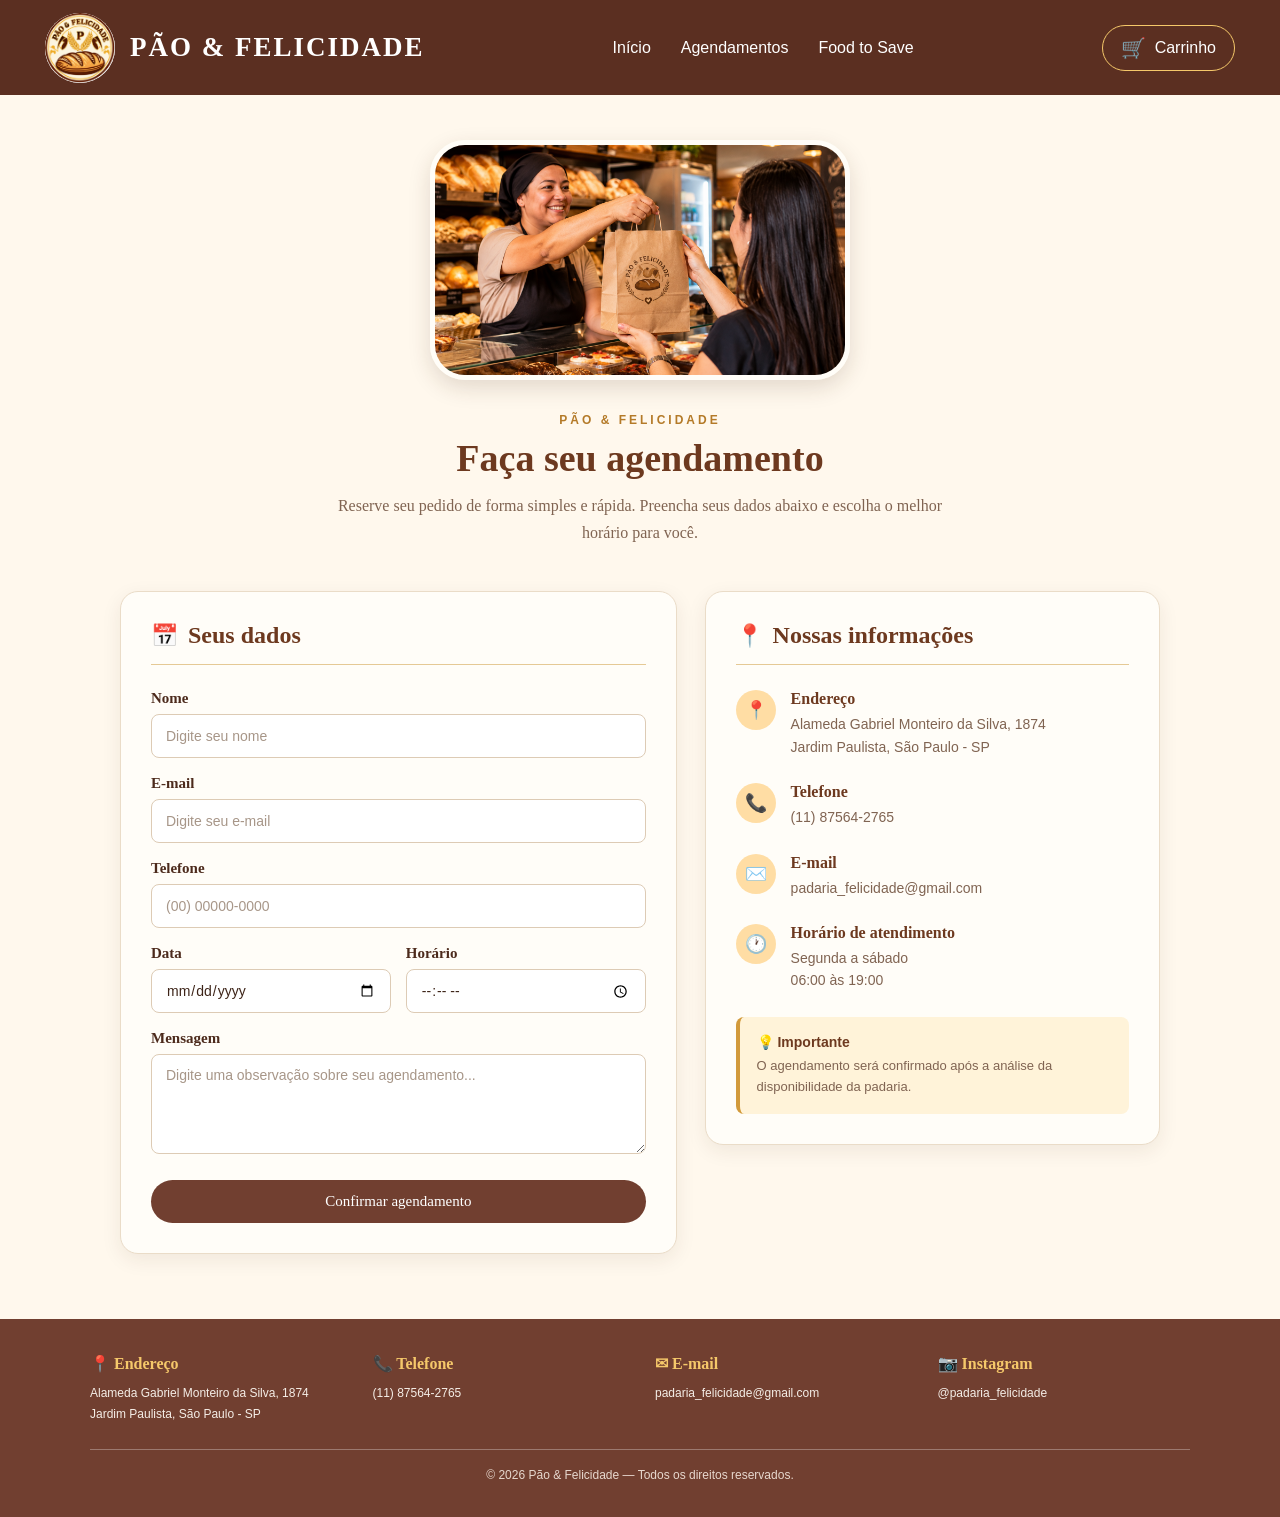
<file: Agendamentos.html>
<!DOCTYPE html>
<html lang="pt-BR">

<head>
    <meta charset="UTF-8">
    <meta name="viewport" content="width=device-width, initial-scale=1.0">

    <title>Pão & Felicidade</title>
    <link rel="stylesheet" href="css/Style_Agendamentos.css">

</head>


<body>


    <header>

        <div class="header-container">

            <!-- LOGO -->
            <div class="logo-area">

                <!--
                    COLOQUE SUA LOGO AQUI:

                    img/logo.png
                -->

                <img
                    src="img/Logo (2).png"
                    alt="Logo Pão & Felicidade"
                    class="logo"
                >

                <div class="logo-text">
                    PÃO & FELICIDADE
                </div>

            </div>


            <!-- MENU -->

            <nav>

                <a href="index.html">
                    Início
                </a>

                <a href="Agendamentos.html">
                    Agendamentos
                </a>

                <a href="Food_to_Save.html">
                    Food to Save
                </a>

            </nav>


            <!-- CARRINHO -->

            <a href="Carrinho.html" class="cart-button">

                <span class="cart-icon">
                    🛒
                </span>

                <span>
                    Carrinho
                </span>

            </a>

        </div>

    </header>



    <!-- =====================================================
         CONTEÚDO PRINCIPAL
    ====================================================== -->

    <main>


        <!-- =================================================
             IMAGEM PRINCIPAL
        ================================================== -->

        <section class="hero-agendamento">

            <div class="hero-image">

                <img
                    src="img/Cliente_sendo_atendido.png"
                    alt="Atendente entregando uma sacola para cliente"
                >

            </div>

        </section>



        <!-- =================================================
             TÍTULO
        ================================================== -->

        <section class="intro">

            <span class="intro-small">
                PÃO & FELICIDADE
            </span>

            <h1>
                Faça seu agendamento
            </h1>

            <p>
                Reserve seu pedido de forma simples e rápida.
                Preencha seus dados abaixo e escolha o melhor
                horário para você.
            </p>

        </section>



        <!-- =================================================
             ÁREA DE AGENDAMENTO
        ================================================== -->

        <section class="booking-section">


            <!-- =================================================
                 FORMULÁRIO
            ================================================== -->

            <div class="form-card">

                <div class="card-title">

                    <span>📅</span>

                    <h2>
                        Seus dados
                    </h2>

                </div>


                <form>


                    <!-- NOME -->

                    <div class="form-group">

                        <label for="nome">
                            Nome
                        </label>

                        <input
                            type="text"
                            id="nome"
                            name="nome"
                            placeholder="Digite seu nome"
                            required
                        >

                    </div>


                    <!-- E-MAIL -->

                    <div class="form-group">

                        <label for="email">
                            E-mail
                        </label>

                        <input
                            type="email"
                            id="email"
                            name="email"
                            placeholder="Digite seu e-mail"
                            required
                        >

                    </div>


                    <!-- TELEFONE -->

                    <div class="form-group">

                        <label for="telefone">
                            Telefone
                        </label>

                        <input
                            type="tel"
                            id="telefone"
                            name="telefone"
                            placeholder="(00) 00000-0000"
                            required
                        >

                    </div>


                    <!-- DATA -->

                    <div class="form-row">


                        <div class="form-group">

                            <label for="data">
                                Data
                            </label>

                            <input
                                type="date"
                                id="data"
                                name="data"
                                required
                            >

                        </div>


                        <!-- HORÁRIO -->

                        <div class="form-group">

                            <label for="horario">
                                Horário
                            </label>

                            <input
                                type="time"
                                id="horario"
                                name="horario"
                                required
                            >

                        </div>

                    </div>


                    <!-- MENSAGEM -->

                    <div class="form-group">

                        <label for="mensagem">
                            Mensagem
                        </label>

                        <textarea
                            id="mensagem"
                            name="mensagem"
                            placeholder="Digite uma observação sobre seu agendamento..."
                            rows="4"
                        ></textarea>

                    </div>


                    <!-- BOTÃO -->

                    <button
                        type="submit"
                        class="booking-button"
                    >
                        Confirmar agendamento
                    </button>

                </form>

            </div>



            <!-- =================================================
                 INFORMAÇÕES
            ================================================== -->

            <aside class="info-card">


                <div class="card-title">

                    <span>📍</span>

                    <h2>
                        Nossas informações
                    </h2>

                </div>


                <!-- ENDEREÇO -->

                <div class="info-item">

                    <div class="info-icon">
                        📍
                    </div>

                    <div>

                        <h3>
                            Endereço
                        </h3>

                        <p>
                            Alameda Gabriel Monteiro da Silva, 1874
                            <br>
                            Jardim Paulista, São Paulo - SP
                        </p>

                    </div>

                </div>


                <!-- TELEFONE -->

                <div class="info-item">

                    <div class="info-icon">
                        📞
                    </div>

                    <div>

                        <h3>
                            Telefone
                        </h3>

                        <p>
                            (11) 87564-2765
                        </p>

                    </div>

                </div>


                <!-- E-MAIL -->

                <div class="info-item">

                    <div class="info-icon">
                        ✉️
                    </div>

                    <div>

                        <h3>
                            E-mail
                        </h3>

                        <p>
                            padaria_felicidade@gmail.com
                        </p>

                    </div>

                </div>


                <!-- HORÁRIO -->

                <div class="info-item">

                    <div class="info-icon">
                        🕐
                    </div>

                    <div>

                        <h3>
                            Horário de atendimento
                        </h3>

                        <p>
                            Segunda a sábado
                            <br>
                            06:00 às 19:00
                        </p>

                    </div>

                </div>


                <!-- AVISO -->

                <div class="info-notice">

                    <strong>
                        💡 Importante
                    </strong>

                    <p>
                        O agendamento será confirmado após
                        a análise da disponibilidade da padaria.
                    </p>

                </div>

            </aside>

        </section>

    </main>



    <!-- =====================================================
         RODAPÉ
    ====================================================== -->

    <footer id="contato">

        <div class="footer-container">


            <div class="footer-column">

                <h3>
                    📍 Endereço
                </h3>

                <p>
                    Alameda Gabriel Monteiro da Silva, 1874
                    <br>
                    Jardim Paulista, São Paulo - SP
                </p>

            </div>


            <div class="footer-column">

                <h3>
                    📞 Telefone
                </h3>

                <p>
                    (11) 87564-2765
                </p>

            </div>


            <div class="footer-column">

                <h3>
                    ✉ E-mail
                </h3>

                <p>
                    padaria_felicidade@gmail.com
                </p>

            </div>


            <div class="footer-column">

                <h3>
                    📷 Instagram
                </h3>

                <p>
                    @padaria_felicidade
                </p>

            </div>

        </div>


        <div class="copyright">

            © 2026 Pão & Felicidade — Todos os direitos reservados.

        </div>

    </footer>


</body>

</html>
</file>
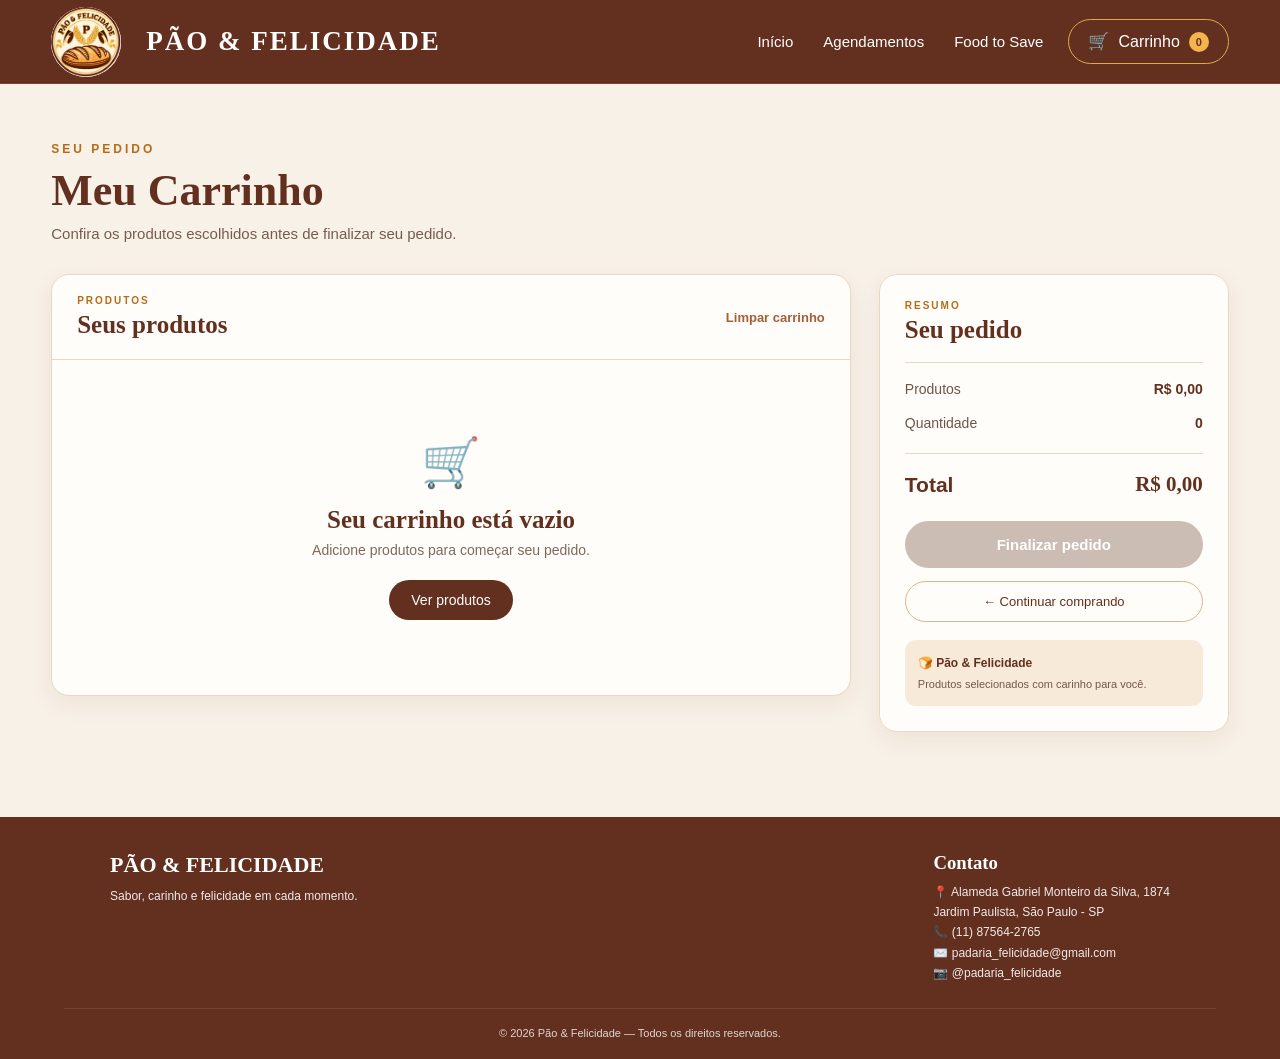
<file: Carrinho.html>
<!DOCTYPE html>
<html lang="pt-BR">

<head>
    <meta charset="UTF-8">
    <meta name="viewport" content="width=device-width, initial-scale=1.0">

    <meta name="description"
        content="Carrinho de compras da Padaria Pão & Felicidade.">

    <title>Carrinho | Pão & Felicidade</title>

    <!-- CSS DO CARRINHO -->
    <link rel="stylesheet" href="css/Style_carrinho.css">
</head>

<body>

    <!-- =====================================================
         CABEÇALHO
    ====================================================== -->

    <header class="header">

        <div class="header-container">

            <!-- LOGO -->
            

                <img
                    src="img/Logo (2).png"
                    alt="Logo Pão & Felicidade"
                    class="logo"
                >

                <span class="logo-text">
                    PÃO & FELICIDADE
                </span>

            </a>


            <!-- MENU -->
            <nav class="menu">

                <a href="index.html">
                    Início
                </a>

                <a href="Agendamentos.html">
                    Agendamentos
                </a>

                <a href="Food_to_Save.html">
                    Food to Save
                </a>

            </nav>


            <!-- CARRINHO -->
            <a href="Carrinho.html" class="cart-button">

                <span class="cart-icon">
                    🛒
                </span>

                <span>
                    Carrinho
                </span>

                <span id="cartCount" class="cart-count">
                    0
                </span>

            </a>

        </div>

    </header>


    <!-- =====================================================
         CONTEÚDO PRINCIPAL
    ====================================================== -->

    <main class="main">

        <!-- TÍTULO -->
        <section class="page-title">

            <span class="page-label">
                SEU PEDIDO
            </span>

            <h1>
                Meu Carrinho
            </h1>

            <p>
                Confira os produtos escolhidos antes de finalizar seu pedido.
            </p>

        </section>


        <!-- =================================================
             ÁREA DO CARRINHO
        ================================================== -->

        <section class="cart-layout">


            <!-- LISTA DE PRODUTOS -->
            <div class="cart-container">

                <div class="cart-header">

                    <div>
                        <span class="small-title">
                            PRODUTOS
                        </span>

                        <h2>
                            Seus produtos
                        </h2>
                    </div>

                    <button
                        type="button"
                        id="clearCart"
                        class="clear-button"
                    >
                        Limpar carrinho
                    </button>

                </div>


                <!-- PRODUTOS SERÃO INSERIDOS PELO JAVASCRIPT -->
                <div id="cartItems" class="cart-items"></div>

            </div>


            <!-- =================================================
                 RESUMO DO PEDIDO
            ================================================== -->

            <aside class="summary">

                <div class="summary-header">

                    <span class="small-title">
                        RESUMO
                    </span>

                    <h2>
                        Seu pedido
                    </h2>

                </div>


                <div class="summary-line">

                    <span>
                        Produtos
                    </span>

                    <strong id="subtotal">
                        R$ 0,00
                    </strong>

                </div>


                <div class="summary-line">

                    <span>
                        Quantidade
                    </span>

                    <strong id="totalQuantity">
                        0
                    </strong>

                </div>


                <div class="divider"></div>


                <div class="total-line">

                    <span>
                        Total
                    </span>

                    <strong id="total">
                        R$ 0,00
                    </strong>

                </div>


                <button
                    type="button"
                    id="checkoutButton"
                    class="checkout-button"
                    disabled
                >
                    Finalizar pedido
                </button>


                <a
                    href="Food_to_Save.html"
                    class="continue-button"
                >
                    ← Continuar comprando
                </a>


                <div class="delivery-info">

                    <strong>
                        🍞 Pão & Felicidade
                    </strong>

                    <p>
                        Produtos selecionados com carinho
                        para você.
                    </p>

                </div>

            </aside>

        </section>

    </main>


    <!-- =====================================================
         RODAPÉ
    ====================================================== -->

    <footer class="footer">

        <div class="footer-content">

            <div class="footer-brand">

                <h2>
                    PÃO & FELICIDADE
                </h2>

                <p>
                    Sabor, carinho e felicidade em cada momento.
                </p>

            </div>


            <div class="footer-info">

                <h3>
                    Contato
                </h3>

                <p>
                    📍 Alameda Gabriel Monteiro da Silva, 1874
                </p>

                <p>
                    Jardim Paulista, São Paulo - SP
                </p>

                <p>
                    📞 (11) 87564-2765
                </p>

                <p>
                    ✉️ padaria_felicidade@gmail.com
                </p>

                <p>
                    📷 @padaria_felicidade
                </p>

            </div>

        </div>


        <div class="copyright">

            © 2026 Pão & Felicidade —
            Todos os direitos reservados.

        </div>

    </footer>


    <!-- JAVASCRIPT -->
    <script src="js/carrinho.js"></script>

</body>

</html>
</file>
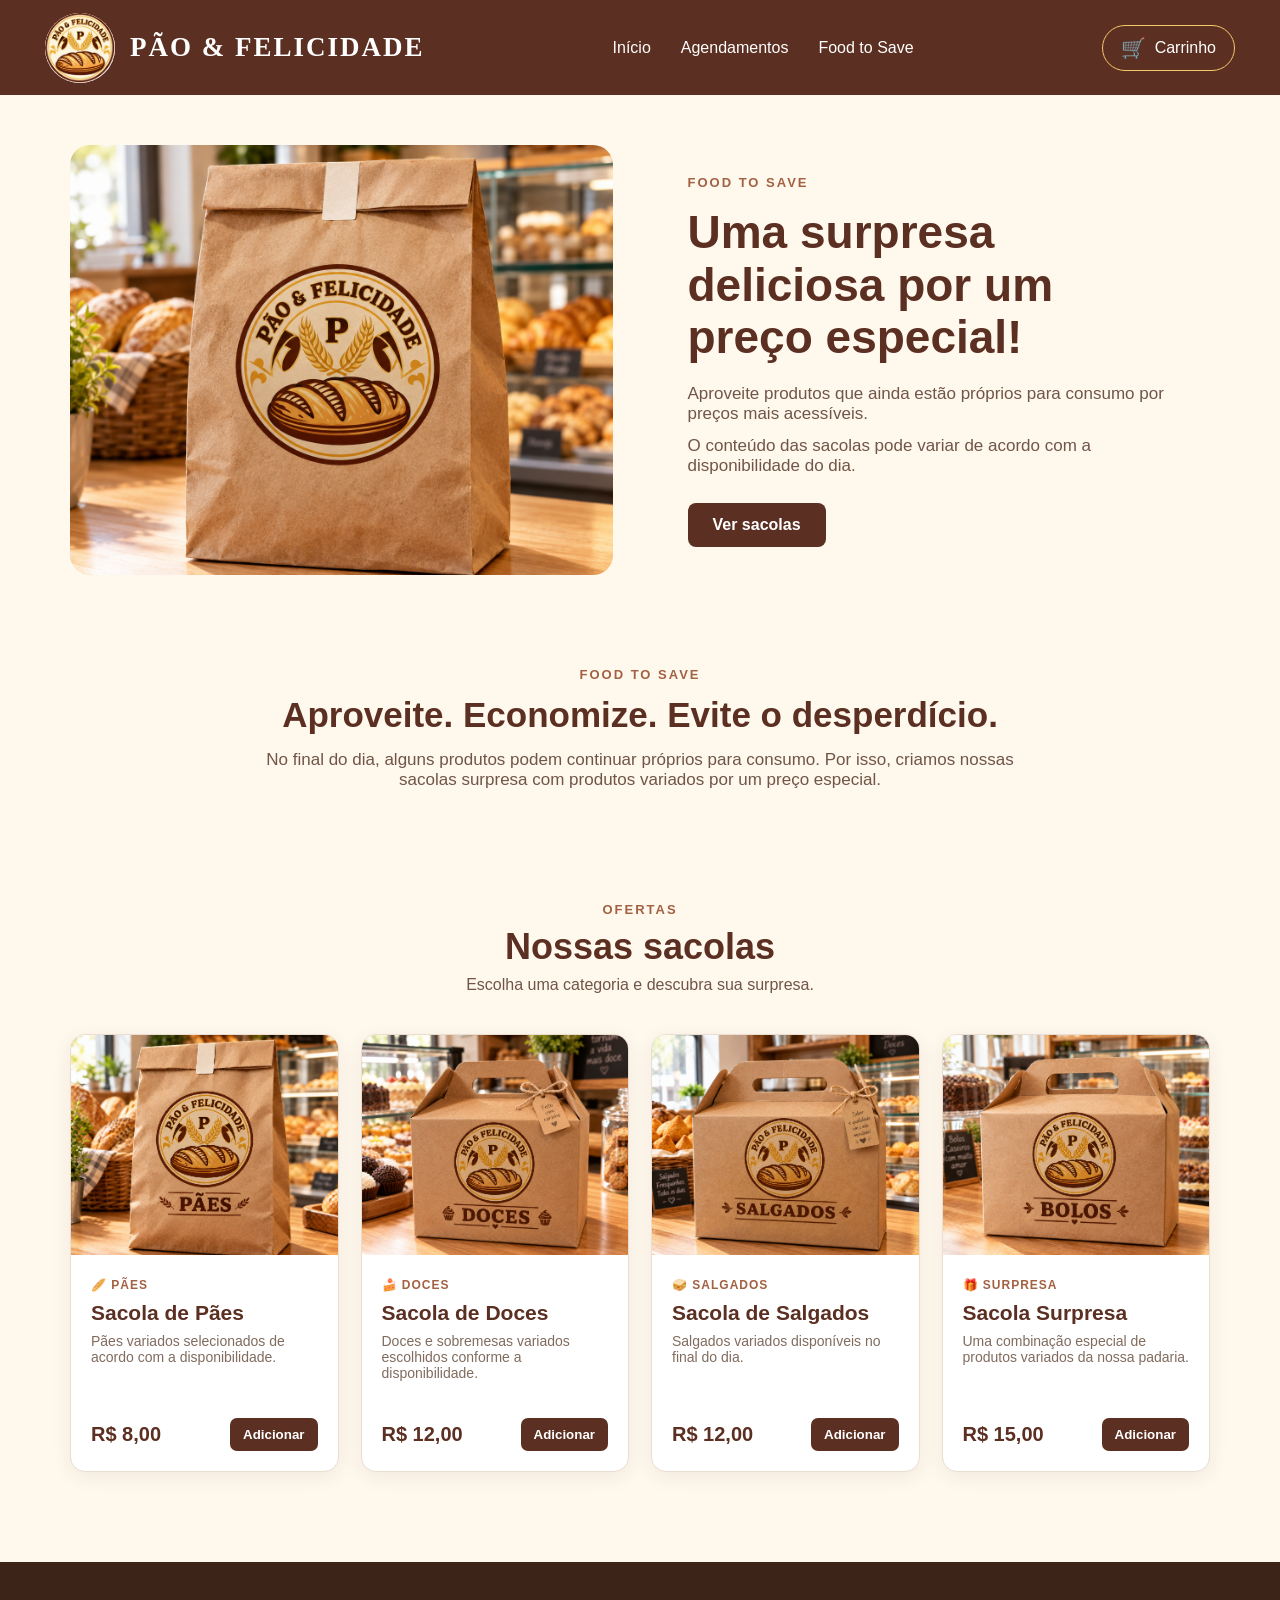
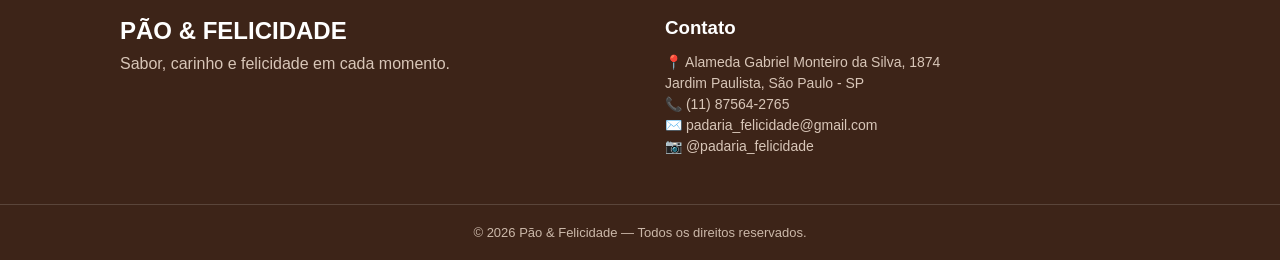
<file: Food_to_Save.html>
<!DOCTYPE html>
<html lang="pt-BR">

<head>
    <meta charset="UTF-8">
    <meta name="viewport" content="width=device-width, initial-scale=1.0">

    <title>Pão & Felicidade</title>
    <link rel="stylesheet" href="css/Style_Food_to_Save.css">

</head>


<body>


    <header>

        <div class="header-container">

            <!-- LOGO -->
            <div class="logo-area">

                <!--
                    COLOQUE SUA LOGO AQUI:

                    img/logo.png
                -->

                <img
                    src="img/Logo (2).png"
                    alt="Logo Pão & Felicidade"
                    class="logo"
                >

                <div class="logo-text">
                    PÃO & FELICIDADE
                </div>

            </div>


            <!-- MENU -->

            <nav>

                <a href="index.html">
                    Início
                </a>

                <a href="Agendamentos.html">
                    Agendamentos
                </a>

                <a href="Food_to_Save.html">
                    Food to Save
                </a>

            </nav>


            <!-- CARRINHO -->

            <a href="Carrinho.html" class="cart-button">

                <span class="cart-icon">
                    🛒
                </span>

                <span>
                    Carrinho
                </span>

            </a>

        </div>

    </header>



    <!-- =========================
         BANNER PRINCIPAL
    ========================== -->

    <main>

        <section class="food-hero">

            <!--
                COLOQUE A IMAGEM PRINCIPAL AQUI

                Exemplo:
                img/food-to-save.png
            -->

            <div class="hero-image">

                <img
                    src="img/Sacola_de_Food_to_Save.png"
                    alt="Sacola surpresa Food to Save"
                >

            </div>


            <div class="hero-text">

                <span class="tag">
                    FOOD TO SAVE
                </span>

                <h2>
                    Uma surpresa deliciosa
                    por um preço especial!
                </h2>

                <p>
                    Aproveite produtos que ainda estão próprios
                    para consumo por preços mais acessíveis.
                </p>

                <p>
                    O conteúdo das sacolas pode variar de acordo
                    com a disponibilidade do dia.
                </p>

                <a href="#sacolas" class="button">
                    Ver sacolas
                </a>

            </div>

        </section>



        <!-- =========================
             INTRODUÇÃO
        ========================== -->

        <section class="intro">

            <span class="section-tag">
                FOOD TO SAVE
            </span>

            <h2>
                Aproveite. Economize. Evite o desperdício.
            </h2>

            <p>
                No final do dia, alguns produtos podem continuar
                próprios para consumo. Por isso, criamos nossas
                sacolas surpresa com produtos variados por um
                preço especial.
            </p>

        </section>



        <!-- =========================
             SACOLAS
        ========================== -->

        <section class="sacolas" id="sacolas">

            <div class="section-title">

                <span>
                    OFERTAS
                </span>

                <h2>
                    Nossas sacolas
                </h2>

                <p>
                    Escolha uma categoria e descubra sua surpresa.
                </p>

            </div>



            <div class="sacolas-grid">


                <!-- SACOLA 1 -->

                <article class="sacola-card">

                    <div class="sacola-image">

                        <!-- COLOQUE SUA IMAGEM AQUI -->

                        <img
                            src="img/Sacola_de_Pães.png"
                            alt="Sacola de pães"
                        >

                    </div>

                    <div class="sacola-content">

                        <span class="category">
                            🥖 PÃES
                        </span>

                        <h3>
                            Sacola de Pães
                        </h3>

                        <p>
                            Pães variados selecionados
                            de acordo com a disponibilidade.
                        </p>

                        <div class="card-bottom">

                            <strong>
                                R$ 8,00
                            </strong>

                            <button>
                                Adicionar
                            </button>

                        </div>

                    </div>

                </article>



                <!-- SACOLA 2 -->

                <article class="sacola-card">

                    <div class="sacola-image">

                        <!-- COLOQUE SUA IMAGEM AQUI -->

                        <img
                            src="img/Sacola_de_doces.png"
                            alt="Sacola de doces"
                        >

                    </div>

                    <div class="sacola-content">

                        <span class="category">
                            🍰 DOCES
                        </span>

                        <h3>
                            Sacola de Doces
                        </h3>

                        <p>
                            Doces e sobremesas variados
                            escolhidos conforme a disponibilidade.
                        </p>

                        <div class="card-bottom">

                            <strong>
                                R$ 12,00
                            </strong>

                            <button>
                                Adicionar
                            </button>

                        </div>

                    </div>

                </article>



                <!-- SACOLA 3 -->

                <article class="sacola-card">

                    <div class="sacola-image">

                        <!-- COLOQUE SUA IMAGEM AQUI -->

                        <img
                            src="img/Sacola_de_Salgados.png"
                            alt="Sacola de salgados"
                        >

                    </div>

                    <div class="sacola-content">

                        <span class="category">
                            🥪 SALGADOS
                        </span>

                        <h3>
                            Sacola de Salgados
                        </h3>

                        <p>
                            Salgados variados disponíveis
                            no final do dia.
                        </p>

                        <div class="card-bottom">

                            <strong>
                                R$ 12,00
                            </strong>

                            <button>
                                Adicionar
                            </button>

                        </div>

                    </div>

                </article>



                <!-- SACOLA 4 -->

                <article class="sacola-card">

                    <div class="sacola-image">

                        <!-- COLOQUE SUA IMAGEM AQUI -->

                        <img
                            src="img/Sacola_de_bolos.png"
                            alt="Sacola surpresa"
                        >

                    </div>

                    <div class="sacola-content">

                        <span class="category">
                            🎁 SURPRESA
                        </span>

                        <h3>
                            Sacola Surpresa
                        </h3>

                        <p>
                            Uma combinação especial de produtos
                            variados da nossa padaria.
                        </p>

                        <div class="card-bottom">

                            <strong>
                                R$ 15,00
                            </strong>

                            <button>
                                Adicionar
                            </button>

                        </div>

                    </div>

                </article>


            </div>

        </section>


    <!-- =========================
         RODAPÉ
    ========================== -->

    <footer class="footer">

        <div class="footer-content">


            <div class="footer-brand">

                <h2>
                    PÃO & FELICIDADE
                </h2>

                <p>
                    Sabor, carinho e felicidade
                    em cada momento.
                </p>

            </div>



            <div class="footer-info">

                <h3>
                    Contato
                </h3>

                <p>
                    📍 Alameda Gabriel Monteiro da Silva, 1874
                </p>

                <p>
                    Jardim Paulista, São Paulo - SP
                </p>

                <p>
                    📞 (11) 87564-2765
                </p>

                <p>
                    ✉️ padaria_felicidade@gmail.com
                </p>

                <p>
                    📷 @padaria_felicidade
                </p>

            </div>


        </div>


        <div class="copyright">

            © 2026 Pão & Felicidade —
            Todos os direitos reservados.

        </div>

    </footer>


</body>

</html>
</file>
<file: css/Style_Agendamentos.css>
/* =====================================================
   RESET
===================================================== */

* {
    margin: 0;
    padding: 0;
    box-sizing: border-box;
}

html {
    scroll-behavior: smooth;
}

body {
    font-family: Arial, Helvetica, sans-serif;
    background-color: #fff8ed;
    color: #3d2418;
}

a {
    text-decoration: none;
    color: inherit;
}


/* =====================================================
   CABEÇALHO
===================================================== */

header {
    width: 100%;
    background-color: #5b2f21;
    color: white;
}

.header-container {
    max-width: 1400px;
    min-height: 95px;

    margin: 0 auto;
    padding: 12px 45px;

    display: flex;
    align-items: center;
    justify-content: space-between;

    gap: 30px;
}


/* LOGO */

.logo-area {
    display: flex;
    align-items: center;
    gap: 15px;
    flex-shrink: 0;
}

.logo {
    width: 70px;
    height: 70px;

    object-fit: contain;

    border-radius: 50%;
    background-color: white;
}

.logo-text {
    font-family: Georgia, serif;
    font-size: 27px;
    font-weight: bold;
    letter-spacing: 2px;
}


/* MENU */

nav {
    display: flex;
    align-items: center;
    justify-content: center;
    gap: 30px;
}

nav a {
    color: white;
    font-size: 16px;

    transition: 0.3s;
}

nav a:hover {
    color: #f5c86a;
}


/* CARRINHO */

.cart-button {
    display: flex;
    align-items: center;
    gap: 9px;

    padding: 10px 18px;

    border: 1px solid #f5c86a;
    border-radius: 25px;

    color: white;

    transition: 0.3s;
}

.cart-button:hover {
    background-color: #f5c86a;
    color: #5b2f21;
}

.cart-icon {
    font-size: 20px;
}

/* =====================================================
   CONTEÚDO
===================================================== */

main {
    width: 100%;
}


/* =====================================================
   IMAGEM PRINCIPAL
===================================================== */

.hero-agendamento {
    max-width: 1100px;

    margin: 0 auto;

    padding: 45px 30px 15px;

    display: flex;

    justify-content: center;
}


.hero-image {
    width: 420px;
    height: 240px;

    overflow: hidden;

    border-radius: 35px;

    box-shadow: 0 8px 22px rgba(70, 40, 20, 0.15);

    border: 5px solid #fffdf8;
}


.hero-image img {
    width: 100%;
    height: 100%;

    display: block;

    object-fit: cover;

    transition: transform 0.4s ease;
}


.hero-image:hover img {
    transform: scale(1.04);
}


/* =====================================================
   INTRODUÇÃO
===================================================== */

.intro {
    max-width: 850px;

    margin: 0 auto;

    padding: 15px 25px 35px;

    text-align: center;
}


.intro-small {
    color: #b47a28;

    font-size: 12px;

    font-weight: bold;

    letter-spacing: 3px;
}


.intro h1 {
    margin-top: 8px;

    margin-bottom: 12px;

    font-family: Georgia, serif;

    font-size: 38px;

    color: #6d391f;
}


.intro p {
    max-width: 650px;

    margin: 0 auto;

    font-family: Georgia, serif;

    font-size: 16px;

    line-height: 1.7;

    color: #806452;
}


/* =====================================================
   ÁREA DOS CARDS
===================================================== */

.booking-section {
    max-width: 1100px;

    margin: 0 auto;

    padding: 10px 30px 65px;

    display: grid;

    grid-template-columns: 1.1fr 0.9fr;

    gap: 28px;

    align-items: start;
}


/* =====================================================
   CARDS
===================================================== */

.form-card,
.info-card {
    background-color: #fffdf8;

    border: 1px solid #eadcc8;

    border-radius: 18px;

    padding: 30px;

    box-shadow: 0 6px 20px rgba(70, 40, 20, 0.08);
}


/* =====================================================
   TÍTULO DOS CARDS
===================================================== */

.card-title {
    display: flex;

    align-items: center;

    gap: 10px;

    margin-bottom: 25px;

    padding-bottom: 15px;

    border-bottom: 1px solid #e5c995;
}


.card-title span {
    font-size: 22px;
}


.card-title h2 {
    font-family: Georgia, serif;

    font-size: 24px;

    color: #6d391f;
}


/* =====================================================
   FORMULÁRIO
===================================================== */

.form-group {
    margin-bottom: 17px;
}


.form-group label {
    display: block;

    margin-bottom: 7px;

    font-family: Georgia, serif;

    font-size: 15px;

    font-weight: bold;

    color: #4c2a1c;
}


.form-group input,
.form-group textarea {
    width: 100%;

    padding: 12px 14px;

    border: 1px solid #ddcbb5;

    border-radius: 8px;

    background-color: white;

    color: #3d2418;

    font-family: Arial, Helvetica, sans-serif;

    font-size: 14px;

    outline: none;

    transition: 0.3s;
}


.form-group input {
    height: 44px;
}


.form-group textarea {
    resize: vertical;

    min-height: 100px;
}


.form-group input:focus,
.form-group textarea:focus {
    border-color: #c58b36;

    box-shadow: 0 0 0 3px rgba(197, 139, 54, 0.12);
}


.form-group input::placeholder,
.form-group textarea::placeholder {
    color: #a79688;
}


/* =====================================================
   DATA + HORÁRIO
===================================================== */

.form-row {
    display: grid;

    grid-template-columns: 1fr 1fr;

    gap: 15px;
}


/* =====================================================
   BOTÃO
===================================================== */

.booking-button {
    width: 100%;

    margin-top: 5px;

    padding: 13px 20px;

    border: none;

    border-radius: 25px;

    background-color: #713f30;

    color: white;

    font-family: Georgia, serif;

    font-size: 15px;

    cursor: pointer;

    transition: 0.3s;
}


.booking-button:hover {
    background-color: #8a5515;

    transform: translateY(-2px);
}


/* =====================================================
   INFORMAÇÕES
===================================================== */

.info-item {
    display: flex;

    align-items: flex-start;

    gap: 15px;

    margin-bottom: 25px;
}


.info-icon {
    width: 40px;
    height: 40px;

    flex-shrink: 0;

    display: flex;

    align-items: center;
    justify-content: center;

    border-radius: 50%;

    background-color: #ffdda4;

    font-size: 18px;
}


.info-item h3 {
    margin-bottom: 5px;

    font-family: Georgia, serif;

    font-size: 16px;

    color: #6d391f;
}


.info-item p {
    font-size: 14px;

    line-height: 1.6;

    color: #806452;
}


/* =====================================================
   AVISO
===================================================== */

.info-notice {
    margin-top: 5px;

    padding: 17px;

    background-color: #fff3d9;

    border-left: 4px solid #d29a3b;

    border-radius: 8px;
}


.info-notice strong {
    display: block;

    margin-bottom: 6px;

    color: #6d391f;

    font-size: 14px;
}


.info-notice p {
    font-size: 13px;

    line-height: 1.6;

    color: #806452;
}


/* =====================================================
   RODAPÉ
===================================================== */

footer {
    padding: 35px 40px;

    background-color: #713f30;

    color: white;
}


.footer-container {
    max-width: 1100px;

    margin: 0 auto;

    display: grid;

    grid-template-columns: repeat(4, 1fr);

    gap: 30px;
}


.footer-column h3 {
    margin-bottom: 10px;

    font-family: Georgia, serif;

    font-size: 16px;

    color: #f5c86a;
}


.footer-column p {
    font-size: 12px;

    line-height: 1.7;

    color: #f5eee7;
}


.copyright {
    max-width: 1100px;

    margin: 25px auto 0;

    padding-top: 18px;

    border-top: 1px solid rgba(255, 255, 255, 0.3);

    text-align: center;

    font-size: 12px;

    color: #e7d8ce;
}


/* =====================================================
   TABLET
===================================================== */

@media (max-width: 900px) {

    .menu {
        gap: 45px;
    }


    .booking-section {
        grid-template-columns: 1fr;
    }


    .info-card {
        order: 2;
    }


    .form-card {
        order: 1;
    }


    .footer-container {
        grid-template-columns: repeat(2, 1fr);
    }
}


/* =====================================================
   CELULAR
===================================================== */

@media (max-width: 600px) {

    .header-top {
        height: auto;

        padding: 10px 20px;

        grid-template-columns: 1fr auto 1fr;
    }


    .logo {
        width: 50px;
        height: 50px;
    }


    .logo-title {
        font-size: 12px;
    }


    .login {
        font-size: 12px;
    }


    .menu {
        height: auto;

        padding: 13px 10px;

        gap: 20px;

        flex-wrap: wrap;
    }


    .menu a {
        font-size: 12px;
    }


    /* IMAGEM */

    .hero-agendamento {
        padding: 30px 20px 10px;
    }


    .hero-image {
        width: 100%;
        height: 210px;

        border-radius: 25px;
    }


    /* TÍTULO */

    .intro {
        padding: 20px 20px 30px;
    }


    .intro h1 {
        font-size: 31px;
    }


    .intro p {
        font-size: 15px;
    }


    /* CARDS */

    .booking-section {
        padding: 5px 20px 45px;

        gap: 20px;
    }


    .form-card,
    .info-card {
        padding: 22px 18px;
    }


    .card-title h2 {
        font-size: 21px;
    }


    .form-row {
        grid-template-columns: 1fr;
        gap: 0;
    }


    /* RODAPÉ */

    footer {
        padding: 30px 20px;
    }


    .footer-container {
        grid-template-columns: 1fr;

        text-align: center;
    }

}
</file>
<file: css/Style_carrinho.css>
/* =========================================================
   CONFIGURAÇÕES GERAIS
========================================================= */

* {
    margin: 0;
    padding: 0;
    box-sizing: border-box;
}

html {
    scroll-behavior: smooth;
}

body {
    font-family: Arial, Helvetica, sans-serif;
    background-color: #f8f1e7;
    color: #4b2c20;
    min-height: 100vh;
}


/* =========================================================
   CABEÇALHO
========================================================= */

.header {
    width: 100%;
    height: 84px;
    background-color: #63301f;
    border-bottom: 1px solid #7c432e;
}

.header-container {
    width: 1200px;
    max-width: 92%;
    height: 100%;
    margin: 0 auto;

    display: flex;
    align-items: center;
    justify-content: space-between;
    gap: 25px;
}


/* =========================================================
   LOGO
========================================================= */

.logo-area {
    display: flex;
    align-items: center;
    gap: 15px;
    flex-shrink: 0;
}

.logo {
    width: 70px;
    height: 70px;

    object-fit: contain;

    border-radius: 50%;
    background-color: white;
}

.logo-text {
    font-family: Georgia, serif;
    font-size: 27px;
    font-weight: bold;
    letter-spacing: 2px;
    color: #ffffff;
}
/* =========================================================
   MENU
========================================================= */

.menu {
    display: flex;
    align-items: center;

    gap: 30px;

    margin-left: auto;
}

.menu a {
    color: #ffffff;

    text-decoration: none;

    font-size: 15px;

    transition: 0.3s;
}

.menu a:hover {
    color: #f4c56b;
}


/* =========================================================
   BOTÃO CARRINHO
========================================================= */

.cart-button {
    position: relative;

    display: flex;
    align-items: center;
    gap: 9px;

    padding: 11px 19px;

    color: #ffffff;

    text-decoration: none;

    border: 1px solid #dca94d;
    border-radius: 30px;

    transition: 0.3s;
}

.cart-button:hover {
    background-color: #75402b;
}

.cart-icon {
    font-size: 17px;
}

.cart-count {
    min-width: 20px;
    height: 20px;

    display: flex;
    align-items: center;
    justify-content: center;

    background-color: #f4b44d;
    color: #63301f;

    border-radius: 50%;

    font-size: 11px;
    font-weight: bold;
}


/* =========================================================
   CONTEÚDO
========================================================= */

.main {
    width: 1200px;
    max-width: 92%;

    margin: 55px auto 85px;
}


/* =========================================================
   TÍTULO DA PÁGINA
========================================================= */

.page-title {
    margin-bottom: 32px;
}

.page-label {
    color: #b86b16;

    font-size: 12px;
    font-weight: bold;

    letter-spacing: 3px;
}

.page-title h1 {
    margin-top: 8px;

    color: #63301f;

    font-family: Georgia, "Times New Roman", serif;

    font-size: 44px;
}

.page-title p {
    margin-top: 9px;

    color: #765c50;

    font-size: 15px;
}


/* =========================================================
   LAYOUT DO CARRINHO
========================================================= */

.cart-layout {
    display: grid;

    grid-template-columns: minmax(0, 1fr) 350px;

    gap: 28px;

    align-items: start;
}


/* =========================================================
   CAIXA DOS PRODUTOS
========================================================= */

.cart-container {
    background-color: #fffdf9;

    border: 1px solid #ead7c2;

    border-radius: 18px;

    box-shadow:
        0 8px 25px rgba(82, 47, 28, 0.07);

    overflow: hidden;
}


/* =========================================================
   CABEÇALHO DA LISTA
========================================================= */

.cart-header {
    min-height: 85px;

    padding: 20px 25px;

    display: flex;
    align-items: center;
    justify-content: space-between;

    border-bottom: 1px solid #ead7c2;
}

.small-title {
    display: block;

    color: #b86b16;

    font-size: 10px;
    font-weight: bold;

    letter-spacing: 2px;

    margin-bottom: 5px;
}

.cart-header h2,
.summary h2 {
    color: #63301f;

    font-family: Georgia, "Times New Roman", serif;

    font-size: 25px;
}


/* =========================================================
   BOTÃO LIMPAR
========================================================= */

.clear-button {
    border: none;
    background: transparent;

    color: #a65d39;

    font-size: 13px;
    font-weight: bold;

    cursor: pointer;

    transition: 0.3s;
}

.clear-button:hover {
    color: #63301f;
    text-decoration: underline;
}


/* =========================================================
   ITEM DO CARRINHO
========================================================= */

.cart-item {
    display: grid;

    grid-template-columns: 100px minmax(0, 1fr) auto;

    gap: 18px;

    align-items: center;

    padding: 22px 25px;

    border-bottom: 1px solid #eee1d2;
}

.cart-item:last-child {
    border-bottom: none;
}


/* =========================================================
   IMAGEM DO PRODUTO
========================================================= */

.product-image {
    width: 100px;
    height: 88px;

    object-fit: cover;

    border-radius: 12px;

    border: 1px solid #ead7c2;
}


/* =========================================================
   INFORMAÇÕES DO PRODUTO
========================================================= */

.product-category {
    display: block;

    color: #b86b16;

    font-size: 10px;
    font-weight: bold;

    letter-spacing: 1.5px;

    margin-bottom: 5px;
}

.product-name {
    color: #63301f;

    font-family: Georgia, "Times New Roman", serif;

    font-size: 21px;

    margin-bottom: 6px;
}

.product-price {
    color: #80695c;

    font-size: 13px;
}


/* =========================================================
   QUANTIDADE
========================================================= */

.quantity-area {
    display: flex;
    align-items: center;

    gap: 9px;

    margin-top: 13px;
}

.quantity-button {
    width: 29px;
    height: 29px;

    border: 1px solid #d9b68d;

    background-color: #fffaf3;

    color: #63301f;

    border-radius: 7px;

    font-size: 17px;
    font-weight: bold;

    cursor: pointer;

    transition: 0.2s;
}

.quantity-button:hover {
    background-color: #f3e2ca;
}

.quantity-number {
    min-width: 22px;

    text-align: center;

    color: #63301f;

    font-weight: bold;
}


/* =========================================================
   BOTÃO REMOVER
========================================================= */

.remove-button {
    margin-top: 8px;

    border: none;
    background: none;

    color: #9a6b54;

    font-size: 11px;

    cursor: pointer;

    padding: 0;
}

.remove-button:hover {
    color: #63301f;
    text-decoration: underline;
}


/* =========================================================
   TOTAL DO PRODUTO
========================================================= */

.product-total {
    color: #63301f;

    font-size: 16px;
    font-weight: bold;

    text-align: right;

    min-width: 90px;
}


/* =========================================================
   CARRINHO VAZIO
========================================================= */

.empty-cart {
    padding: 75px 25px;

    text-align: center;
}

.empty-icon {
    font-size: 48px;

    margin-bottom: 15px;
}

.empty-cart h3 {
    color: #63301f;

    font-family: Georgia, "Times New Roman", serif;

    font-size: 25px;

    margin-bottom: 8px;
}

.empty-cart p {
    color: #80695c;

    font-size: 14px;
}

.empty-button {
    display: inline-block;

    margin-top: 22px;

    padding: 12px 22px;

    background-color: #63301f;

    color: #ffffff;

    text-decoration: none;

    border-radius: 25px;

    font-size: 14px;
}


/* =========================================================
   RESUMO
========================================================= */

.summary {
    background-color: #fffdf9;

    border: 1px solid #ead7c2;

    border-radius: 18px;

    padding: 25px;

    box-shadow:
        0 8px 25px rgba(82, 47, 28, 0.07);

    position: sticky;
    top: 20px;
}

.summary-header {
    padding-bottom: 18px;

    border-bottom: 1px solid #ead7c2;
}


/* =========================================================
   LINHAS DO RESUMO
========================================================= */

.summary-line {
    display: flex;

    justify-content: space-between;
    align-items: center;

    margin: 18px 0;

    color: #6e5548;

    font-size: 14px;
}

.summary-line strong {
    color: #63301f;
}


/* =========================================================
   DIVISÓRIA
========================================================= */

.divider {
    height: 1px;

    background-color: #ead7c2;

    margin: 22px 0 18px;
}


/* =========================================================
   TOTAL
========================================================= */

.total-line {
    display: flex;

    justify-content: space-between;
    align-items: center;

    color: #63301f;

    font-size: 21px;
    font-weight: bold;
}

.total-line strong {
    font-family: Georgia, "Times New Roman", serif;
}


/* =========================================================
   FINALIZAR PEDIDO
========================================================= */

.checkout-button {
    width: 100%;

    margin-top: 24px;

    padding: 15px;

    border: none;

    background-color: #63301f;

    color: #ffffff;

    border-radius: 28px;

    font-size: 15px;
    font-weight: bold;

    cursor: pointer;

    transition: 0.3s;
}

.checkout-button:hover:not(:disabled) {
    background-color: #7b4029;
}

.checkout-button:disabled {
    background-color: #cbbdb3;

    cursor: not-allowed;
}


/* =========================================================
   CONTINUAR COMPRANDO
========================================================= */

.continue-button {
    display: block;

    margin-top: 13px;

    padding: 12px;

    text-align: center;

    color: #63301f;

    text-decoration: none;

    border: 1px solid #d9b68d;

    border-radius: 25px;

    font-size: 13px;

    transition: 0.3s;
}

.continue-button:hover {
    background-color: #f7ead8;
}


/* =========================================================
   INFORMAÇÃO
========================================================= */

.delivery-info {
    margin-top: 18px;

    padding: 13px;

    background-color: #f7ead8;

    border-radius: 11px;

    color: #76584a;
}

.delivery-info strong {
    color: #63301f;

    font-size: 12px;
}

.delivery-info p {
    margin-top: 5px;

    font-size: 11px;

    line-height: 1.5;
}


/* =========================================================
   RODAPÉ
========================================================= */

.footer {
    background-color: #63301f;

    color: #ffffff;

    padding: 35px 5% 20px;
}

.footer-content {
    width: 1200px;
    max-width: 92%;

    margin: 0 auto 25px;

    display: flex;

    justify-content: space-between;

    gap: 50px;
}

.footer-brand h2 {
    font-family: Georgia, "Times New Roman", serif;

    font-size: 22px;

    margin-bottom: 8px;
}

.footer-brand p,
.footer-info p {
    font-size: 12px;

    line-height: 1.7;

    opacity: 0.9;
}

.footer-info h3 {
    margin-bottom: 8px;

    font-family: Georgia, "Times New Roman", serif;
}

.copyright {
    padding-top: 18px;

    border-top: 1px solid #7b4734;

    text-align: center;

    font-size: 11px;

    opacity: 0.8;
}


/* =========================================================
   TABLET
========================================================= */

@media (max-width: 900px) {

    .header {
        height: auto;
        padding: 12px 0;
    }

    .header-container {
        flex-wrap: wrap;
    }

    .menu {
        order: 3;

        width: 100%;

        justify-content: center;

        margin-left: 0;

        padding-top: 8px;
    }

    .cart-layout {
        grid-template-columns: 1fr;
    }

    .summary {
        position: static;
    }

}


/* =========================================================
   CELULAR
========================================================= */

@media (max-width: 600px) {

    .logo-text {
        font-size: 18px;
    }

    .logo {
        width: 50px;
        height: 50px;
    }

    .menu {
        gap: 15px;
    }

    .menu a {
        font-size: 12px;
    }

    .cart-button {
        padding: 9px 13px;
    }

    .page-title h1 {
        font-size: 34px;
    }

    .cart-header {
        align-items: flex-start;
        gap: 15px;
    }

    .cart-item {
        grid-template-columns: 75px minmax(0, 1fr);
        gap: 14px;

        padding: 18px;
    }

    .product-image {
        width: 75px;
        height: 75px;
    }

    .product-total {
        grid-column: 2;

        text-align: left;

        margin-top: -5px;
    }

    .footer-content {
        flex-direction: column;
        gap: 25px;
    }

}
</file>
<file: css/Style_Food_to_Save.css>
/* =====================================================
   RESET
===================================================== */

* {
    margin: 0;
    padding: 0;
    box-sizing: border-box;
}

html {
    scroll-behavior: smooth;
}

body {
    font-family: Arial, Helvetica, sans-serif;
    background-color: #fff8ed;
    color: #3d2418;
}

a {
    text-decoration: none;
    color: inherit;
}


/* =====================================================
   CABEÇALHO
===================================================== */

header {
    width: 100%;
    background-color: #5b2f21;
    color: white;
}

.header-container {
    max-width: 1400px;
    min-height: 95px;

    margin: 0 auto;
    padding: 12px 45px;

    display: flex;
    align-items: center;
    justify-content: space-between;

    gap: 30px;
}


/* LOGO */

.logo-area {
    display: flex;
    align-items: center;
    gap: 15px;
    flex-shrink: 0;
}

.logo {
    width: 70px;
    height: 70px;

    object-fit: contain;

    border-radius: 50%;
    background-color: white;
}

.logo-text {
    font-family: Georgia, serif;
    font-size: 27px;
    font-weight: bold;
    letter-spacing: 2px;
}


/* MENU */

nav {
    display: flex;
    align-items: center;
    justify-content: center;
    gap: 30px;
}

nav a {
    color: white;
    font-size: 16px;

    transition: 0.3s;
}

nav a:hover {
    color: #f5c86a;
}


/* CARRINHO */

.cart-button {
    display: flex;
    align-items: center;
    gap: 9px;

    padding: 10px 18px;

    border: 1px solid #f5c86a;
    border-radius: 25px;

    color: white;

    transition: 0.3s;
}

.cart-button:hover {
    background-color: #f5c86a;
    color: #5b2f21;
}

.cart-icon {
    font-size: 20px;
}


/* MENU */

.menu {
    display: flex;
    align-items: center;
    gap: 25px;
}

.menu a {
    color: #3d2418;
    font-size: 15px;
    font-weight: 600;

    transition: 0.3s;
}

.menu a:hover {
    color: #9b5a3c;
}

.menu .active {
    color: #9b5a3c;
}

.carrinho {
    background: #5b2f21;
    color: white !important;

    padding: 10px 17px;
    border-radius: 8px;
}



/* =====================================
   HERO
===================================== */

.food-hero {
    max-width: 1200px;

    margin: 50px auto;

    padding: 0 30px;

    display: grid;

    grid-template-columns: 1fr 1fr;

    align-items: center;

    gap: 55px;
}


/* IMAGEM PRINCIPAL */

.hero-image {
    width: 100%;
    height: 430px;

    border-radius: 20px;

    overflow: hidden;

    background: #ead9c7;
}

.hero-image img {
    width: 100%;
    height: 100%;

    object-fit: cover;
}


/* TEXTO */

.hero-text {
    padding: 20px;
}

.tag,
.section-tag,
.section-title span,
.sustentabilidade span {
    color: #a36143;

    font-size: 13px;

    font-weight: bold;

    letter-spacing: 2px;
}

.hero-text h2 {
    font-size: 46px;

    line-height: 1.15;

    color: #5b2f21;

    margin: 15px 0 20px;
}

.hero-text p {
    font-size: 17px;

    color: #705548;

    margin-bottom: 12px;
}

.button {
    display: inline-block;

    margin-top: 15px;

    padding: 13px 25px;

    background: #5b2f21;

    color: white;

    border-radius: 8px;

    font-weight: bold;

    transition: 0.3s;
}

.button:hover {
    background: #7b4633;
}



/* =====================================
   INTRO
===================================== */

.intro {
    max-width: 850px;

    margin: 90px auto 70px;

    padding: 0 25px;

    text-align: center;
}

.intro h2 {
    color: #5b2f21;

    font-size: 35px;

    margin: 12px 0 15px;
}

.intro p {
    color: #705548;

    font-size: 17px;
}



/* =====================================
   TÍTULOS
===================================== */

.section-title {
    text-align: center;

    margin-bottom: 40px;
}

.section-title h2 {
    color: #5b2f21;

    font-size: 36px;

    margin: 8px 0;
}

.section-title p {
    color: #705548;
}



/* =====================================
   SACOLAS
===================================== */

.sacolas {
    max-width: 1200px;

    margin: 0 auto;

    padding: 40px 30px 90px;
}

.sacolas-grid {
    display: grid;

    grid-template-columns: repeat(4, 1fr);

    gap: 22px;
}


/* CARD */

.sacola-card {
    background: white;

    border-radius: 15px;

    overflow: hidden;

    border: 1px solid #eaded1;

    box-shadow: 0 5px 20px rgba(70, 40, 20, 0.07);

    transition: 0.3s;
}

.sacola-card:hover {
    transform: translateY(-6px);

    box-shadow: 0 10px 25px rgba(70, 40, 20, 0.12);
}


/* ESPAÇO DA IMAGEM */

.sacola-image {
    width: 100%;
    height: 220px;

    background: #f2e5d7;

    overflow: hidden;
}

.sacola-image img {
    width: 100%;
    height: 100%;

    object-fit: cover;
}


/* CONTEÚDO */

.sacola-content {
    padding: 20px;
}

.category {
    color: #a36143;

    font-size: 12px;

    font-weight: bold;

    letter-spacing: 1px;
}

.sacola-content h3 {
    color: #5b2f21;

    font-size: 21px;

    margin: 8px 0;
}

.sacola-content p {
    color: #806b5e;

    font-size: 14px;

    min-height: 70px;
}


/* PARTE INFERIOR */

.card-bottom {
    display: flex;

    align-items: center;

    justify-content: space-between;

    margin-top: 15px;
}

.card-bottom strong {
    color: #5b2f21;

    font-size: 20px;
}

.card-bottom button {
    border: none;

    background: #5b2f21;

    color: white;

    padding: 9px 13px;

    border-radius: 7px;

    cursor: pointer;

    font-weight: bold;

    transition: 0.3s;
}

.card-bottom button:hover {
    background: #7b4633;
}



/* =====================================
   COMO FUNCIONA
===================================== */

.como-funciona {
    background: #ffffff;

    padding: 85px 30px;
}

.steps {
    max-width: 1100px;

    margin: auto;

    display: grid;

    grid-template-columns: repeat(4, 1fr);

    gap: 25px;
}

.step {
    text-align: center;

    padding: 20px;
}

.step-number {
    width: 55px;
    height: 55px;

    margin: 0 auto 18px;

    display: flex;

    align-items: center;
    justify-content: center;

    background: #f5c86a;

    color: #5b2f21;

    border-radius: 50%;

    font-weight: bold;
}

.step h3 {
    color: #5b2f21;

    font-size: 18px;

    margin-bottom: 10px;
}

.step p {
    color: #806b5e;

    font-size: 14px;
}



/* =====================================
   SUSTENTABILIDADE
===================================== */

.sustentabilidade {
    padding: 80px 30px;

    background: #f2e2d0;

    text-align: center;
}

.sustentabilidade-content {
    max-width: 750px;

    margin: auto;
}

.sustentabilidade h2 {
    color: #5b2f21;

    font-size: 35px;

    margin: 10px 0 15px;
}

.sustentabilidade p {
    color: #705548;

    font-size: 17px;
}



/* =====================================
   RODAPÉ
===================================== */

.footer {
    background: #3d2418;

    color: white;

    padding-top: 55px;
}

.footer-content {
    max-width: 1100px;

    margin: auto;

    padding: 0 30px 45px;

    display: grid;

    grid-template-columns: 1fr 1fr;

    gap: 50px;
}

.footer-brand h2 {
    margin-bottom: 10px;
}

.footer-brand p {
    color: #d8c6b8;
}

.footer-info h3 {
    margin-bottom: 15px;
}

.footer-info p {
    color: #d8c6b8;

    font-size: 14px;

    margin-bottom: 5px;
}

.copyright {
    text-align: center;

    border-top: 1px solid rgba(255,255,255,0.15);

    padding: 20px;

    color: #cbb8a9;

    font-size: 13px;
}



/* =====================================
   RESPONSIVIDADE
===================================== */

@media (max-width: 1000px) {

    .menu {
        gap: 15px;
    }

    .menu a {
        font-size: 13px;
    }

    .sacolas-grid {
        grid-template-columns: repeat(2, 1fr);
    }

    .steps {
        grid-template-columns: repeat(2, 1fr);
    }

}


@media (max-width: 750px) {

    .header {
        flex-direction: column;

        gap: 15px;
    }

    .menu {
        flex-wrap: wrap;

        justify-content: center;
    }

    .food-hero {
        grid-template-columns: 1fr;

        gap: 30px;

        margin-top: 30px;
    }

    .hero-image {
        height: 330px;
    }

    .hero-text {
        text-align: center;
    }

    .hero-text h2 {
        font-size: 36px;
    }

    .intro h2 {
        font-size: 29px;
    }

    .sacolas-grid {
        grid-template-columns: 1fr;
    }

    .steps {
        grid-template-columns: 1fr;
    }

    .footer-content {
        grid-template-columns: 1fr;

        text-align: center;
    }

}


@media (max-width: 480px) {

    .logo-area h1 {
        font-size: 16px;
    }

    .menu {
        gap: 10px;
    }

    .menu a {
        font-size: 12px;
    }

    .food-hero {
        padding: 0 18px;
    }

    .hero-text h2 {
        font-size: 30px;
    }

    .sacolas {
        padding-left: 18px;
        padding-right: 18px;
    }

}
</file>
